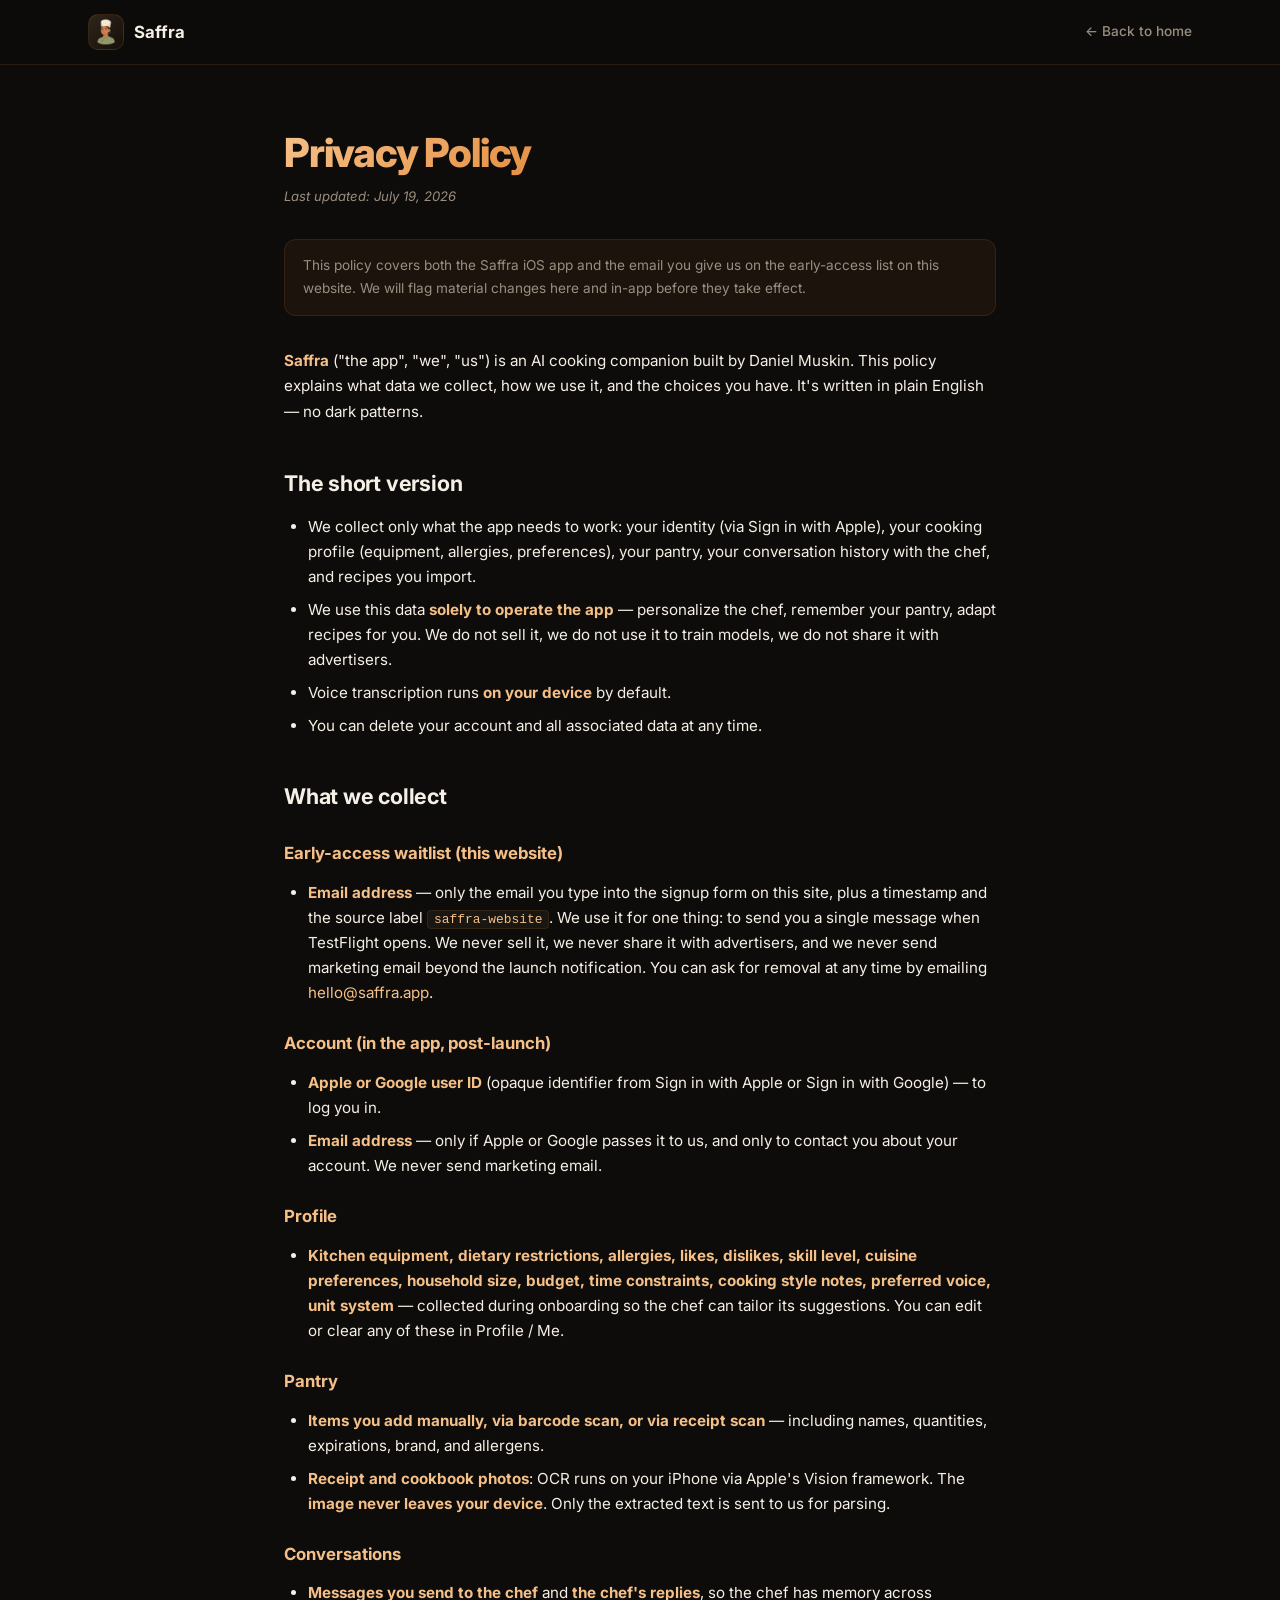
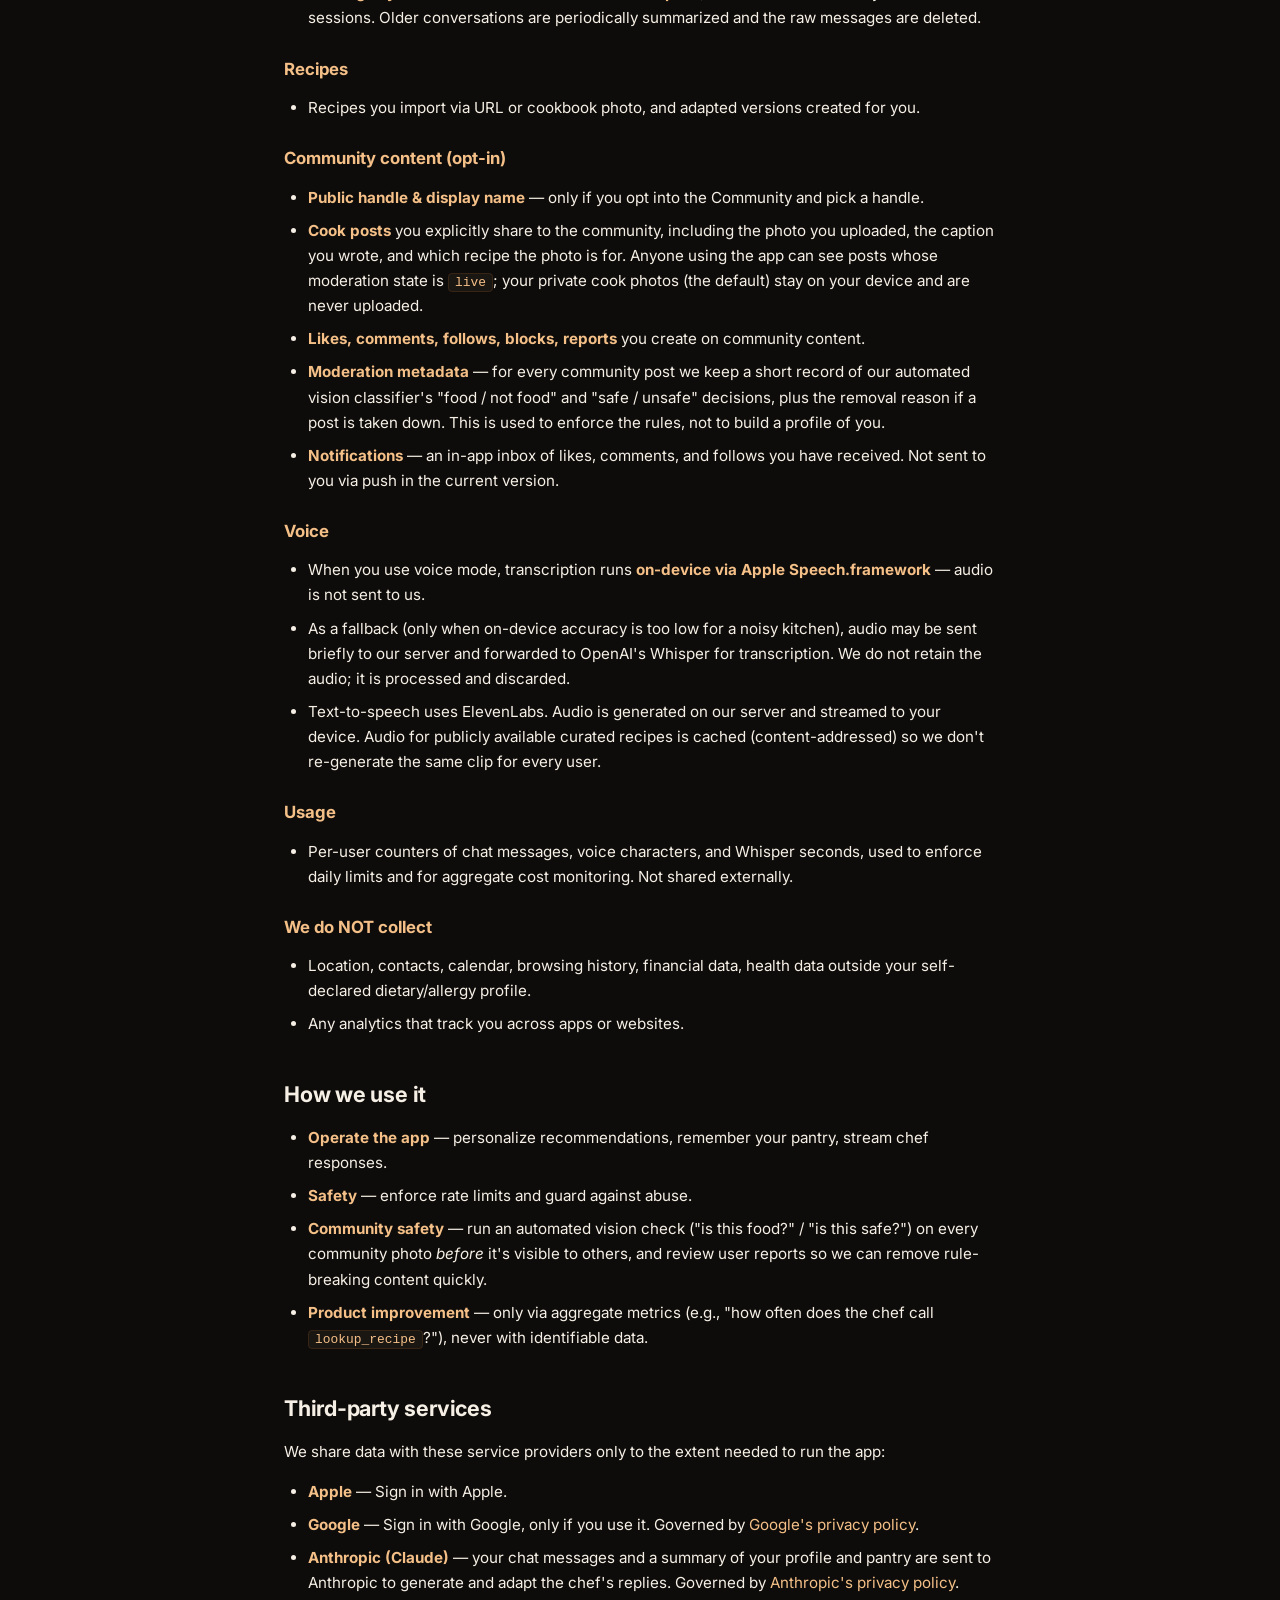
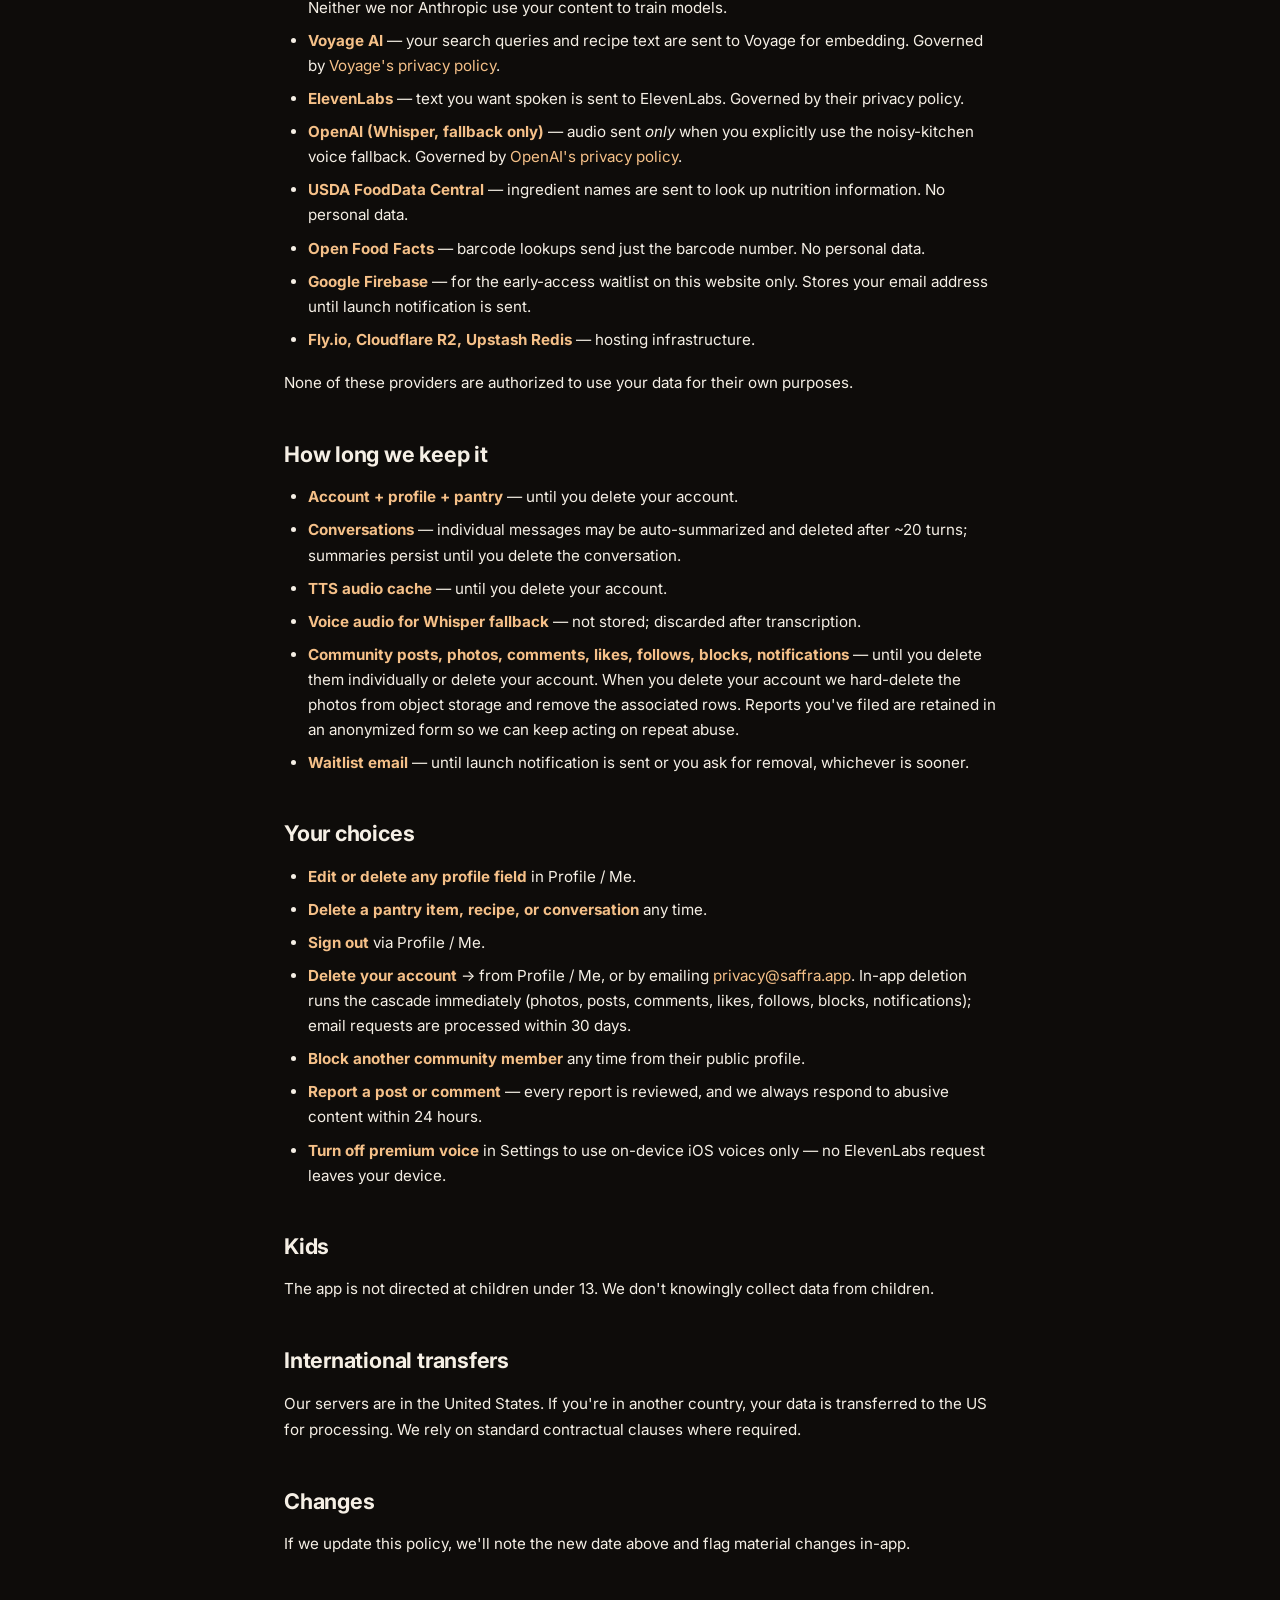
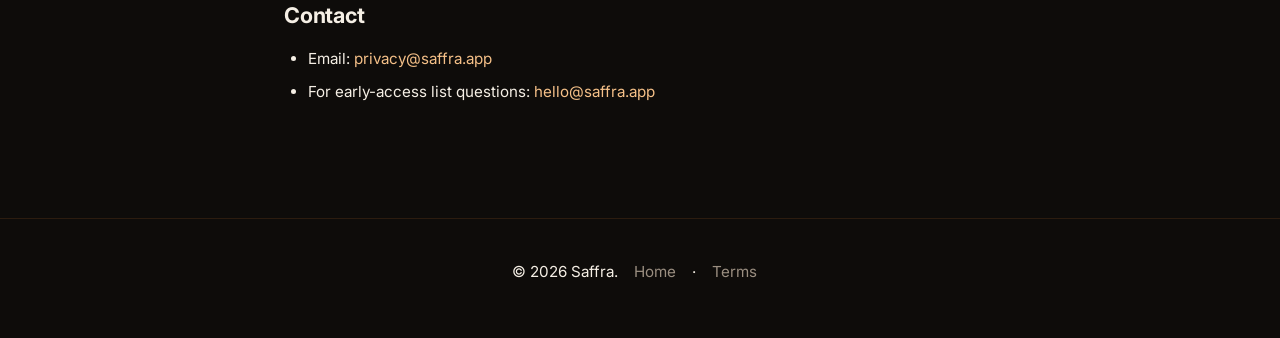
<file: privacy.html>
<!DOCTYPE html>
<html lang="en">
<head>
  <meta charset="UTF-8">
  <meta name="viewport" content="width=device-width, initial-scale=1.0">
  <title>Privacy Policy — Saffra</title>
  <meta name="description" content="How Saffra handles your data. Plain English, no dark patterns.">
  <meta name="robots" content="index, follow">
  <link rel="canonical" href="https://drvanus.github.io/saffra-app/privacy.html">
  <link rel="icon" type="image/png" href="saffra-hat.png">
  <link rel="preconnect" href="https://fonts.googleapis.com">
  <link rel="preconnect" href="https://fonts.gstatic.com" crossorigin>
  <link href="https://fonts.googleapis.com/css2?family=Inter:wght@400;500;600;700;800&display=swap" rel="stylesheet">
  <link rel="stylesheet" href="legal.css">
</head>
<body>

<nav class="legal-nav">
  <div class="container">
    <a href="./" class="nav-logo">
      <div class="logo-mark"><img src="saffra-hat.png" alt="Saffra"></div>
      <span>Saffra</span>
    </a>
    <a href="./" class="nav-back">← Back to home</a>
  </div>
</nav>

<main>
  <div class="container">
    <h1>Privacy Policy</h1>
    <p class="last-updated">Last updated: July 19, 2026</p>

    <div class="draft-note">
      This policy covers both the Saffra iOS app and the email you give us on the early-access list on this website. We will flag material changes here and in-app before they take effect.
    </div>

    <p><strong>Saffra</strong> ("the app", "we", "us") is an AI cooking companion built by Daniel Muskin. This policy explains what data we collect, how we use it, and the choices you have. It's written in plain English — no dark patterns.</p>

    <h2>The short version</h2>
    <ul>
      <li>We collect only what the app needs to work: your identity (via Sign in with Apple), your cooking profile (equipment, allergies, preferences), your pantry, your conversation history with the chef, and recipes you import.</li>
      <li>We use this data <strong>solely to operate the app</strong> — personalize the chef, remember your pantry, adapt recipes for you. We do not sell it, we do not use it to train models, we do not share it with advertisers.</li>
      <li>Voice transcription runs <strong>on your device</strong> by default.</li>
      <li>You can delete your account and all associated data at any time.</li>
    </ul>

    <h2>What we collect</h2>

    <h3>Early-access waitlist (this website)</h3>
    <ul>
      <li><strong>Email address</strong> — only the email you type into the signup form on this site, plus a timestamp and the source label <code>saffra-website</code>. We use it for one thing: to send you a single message when TestFlight opens. We never sell it, we never share it with advertisers, and we never send marketing email beyond the launch notification. You can ask for removal at any time by emailing <a href="mailto:hello@saffra.app">hello@saffra.app</a>.</li>
    </ul>

    <h3>Account (in the app, post-launch)</h3>
    <ul>
      <li><strong>Apple or Google user ID</strong> (opaque identifier from Sign in with Apple or Sign in with Google) — to log you in.</li>
      <li><strong>Email address</strong> — only if Apple or Google passes it to us, and only to contact you about your account. We never send marketing email.</li>
    </ul>

    <h3>Profile</h3>
    <ul>
      <li><strong>Kitchen equipment, dietary restrictions, allergies, likes, dislikes, skill level, cuisine preferences, household size, budget, time constraints, cooking style notes, preferred voice, unit system</strong> — collected during onboarding so the chef can tailor its suggestions. You can edit or clear any of these in Profile / Me.</li>
    </ul>

    <h3>Pantry</h3>
    <ul>
      <li><strong>Items you add manually, via barcode scan, or via receipt scan</strong> — including names, quantities, expirations, brand, and allergens.</li>
      <li><strong>Receipt and cookbook photos</strong>: OCR runs on your iPhone via Apple's Vision framework. The <strong>image never leaves your device</strong>. Only the extracted text is sent to us for parsing.</li>
    </ul>

    <h3>Conversations</h3>
    <ul>
      <li><strong>Messages you send to the chef</strong> and <strong>the chef's replies</strong>, so the chef has memory across sessions. Older conversations are periodically summarized and the raw messages are deleted.</li>
    </ul>

    <h3>Recipes</h3>
    <ul>
      <li>Recipes you import via URL or cookbook photo, and adapted versions created for you.</li>
    </ul>

    <h3>Community content (opt-in)</h3>
    <ul>
      <li><strong>Public handle &amp; display name</strong> — only if you opt into the Community and pick a handle.</li>
      <li><strong>Cook posts</strong> you explicitly share to the community, including the photo you uploaded, the caption you wrote, and which recipe the photo is for. Anyone using the app can see posts whose moderation state is <code>live</code>; your private cook photos (the default) stay on your device and are never uploaded.</li>
      <li><strong>Likes, comments, follows, blocks, reports</strong> you create on community content.</li>
      <li><strong>Moderation metadata</strong> — for every community post we keep a short record of our automated vision classifier's "food / not food" and "safe / unsafe" decisions, plus the removal reason if a post is taken down. This is used to enforce the rules, not to build a profile of you.</li>
      <li><strong>Notifications</strong> — an in-app inbox of likes, comments, and follows you have received. Not sent to you via push in the current version.</li>
    </ul>

    <h3>Voice</h3>
    <ul>
      <li>When you use voice mode, transcription runs <strong>on-device via Apple Speech.framework</strong> — audio is not sent to us.</li>
      <li>As a fallback (only when on-device accuracy is too low for a noisy kitchen), audio may be sent briefly to our server and forwarded to OpenAI's Whisper for transcription. We do not retain the audio; it is processed and discarded.</li>
      <li>Text-to-speech uses ElevenLabs. Audio is generated on our server and streamed to your device. Audio for publicly available curated recipes is cached (content-addressed) so we don't re-generate the same clip for every user.</li>
    </ul>

    <h3>Usage</h3>
    <ul>
      <li>Per-user counters of chat messages, voice characters, and Whisper seconds, used to enforce daily limits and for aggregate cost monitoring. Not shared externally.</li>
    </ul>

    <h3>We do NOT collect</h3>
    <ul>
      <li>Location, contacts, calendar, browsing history, financial data, health data outside your self-declared dietary/allergy profile.</li>
      <li>Any analytics that track you across apps or websites.</li>
    </ul>

    <h2>How we use it</h2>
    <ul>
      <li><strong>Operate the app</strong> — personalize recommendations, remember your pantry, stream chef responses.</li>
      <li><strong>Safety</strong> — enforce rate limits and guard against abuse.</li>
      <li><strong>Community safety</strong> — run an automated vision check ("is this food?" / "is this safe?") on every community photo <em>before</em> it's visible to others, and review user reports so we can remove rule-breaking content quickly.</li>
      <li><strong>Product improvement</strong> — only via aggregate metrics (e.g., "how often does the chef call <code>lookup_recipe</code>?"), never with identifiable data.</li>
    </ul>

    <h2>Third-party services</h2>
    <p>We share data with these service providers only to the extent needed to run the app:</p>
    <ul>
      <li><strong>Apple</strong> — Sign in with Apple.</li>
      <li><strong>Google</strong> — Sign in with Google, only if you use it. Governed by <a href="https://policies.google.com/privacy" target="_blank" rel="noopener">Google's privacy policy</a>.</li>
      <li><strong>Anthropic (Claude)</strong> — your chat messages and a summary of your profile and pantry are sent to Anthropic to generate and adapt the chef's replies. Governed by <a href="https://www.anthropic.com/legal/privacy" target="_blank" rel="noopener">Anthropic's privacy policy</a>. Neither we nor Anthropic use your content to train models.</li>
      <li><strong>Voyage AI</strong> — your search queries and recipe text are sent to Voyage for embedding. Governed by <a href="https://www.voyageai.com/privacy" target="_blank" rel="noopener">Voyage's privacy policy</a>.</li>
      <li><strong>ElevenLabs</strong> — text you want spoken is sent to ElevenLabs. Governed by their privacy policy.</li>
      <li><strong>OpenAI (Whisper, fallback only)</strong> — audio sent <em>only</em> when you explicitly use the noisy-kitchen voice fallback. Governed by <a href="https://openai.com/policies/privacy-policy" target="_blank" rel="noopener">OpenAI's privacy policy</a>.</li>
      <li><strong>USDA FoodData Central</strong> — ingredient names are sent to look up nutrition information. No personal data.</li>
      <li><strong>Open Food Facts</strong> — barcode lookups send just the barcode number. No personal data.</li>
      <li><strong>Google Firebase</strong> — for the early-access waitlist on this website only. Stores your email address until launch notification is sent.</li>
      <li><strong>Fly.io, Cloudflare R2, Upstash Redis</strong> — hosting infrastructure.</li>
    </ul>
    <p>None of these providers are authorized to use your data for their own purposes.</p>

    <h2>How long we keep it</h2>
    <ul>
      <li><strong>Account + profile + pantry</strong> — until you delete your account.</li>
      <li><strong>Conversations</strong> — individual messages may be auto-summarized and deleted after ~20 turns; summaries persist until you delete the conversation.</li>
      <li><strong>TTS audio cache</strong> — until you delete your account.</li>
      <li><strong>Voice audio for Whisper fallback</strong> — not stored; discarded after transcription.</li>
      <li><strong>Community posts, photos, comments, likes, follows, blocks, notifications</strong> — until you delete them individually or delete your account. When you delete your account we hard-delete the photos from object storage and remove the associated rows. Reports you've filed are retained in an anonymized form so we can keep acting on repeat abuse.</li>
      <li><strong>Waitlist email</strong> — until launch notification is sent or you ask for removal, whichever is sooner.</li>
    </ul>

    <h2>Your choices</h2>
    <ul>
      <li><strong>Edit or delete any profile field</strong> in Profile / Me.</li>
      <li><strong>Delete a pantry item, recipe, or conversation</strong> any time.</li>
      <li><strong>Sign out</strong> via Profile / Me.</li>
      <li><strong>Delete your account</strong> → from Profile / Me, or by emailing <a href="mailto:privacy@saffra.app">privacy@saffra.app</a>. In-app deletion runs the cascade immediately (photos, posts, comments, likes, follows, blocks, notifications); email requests are processed within 30 days.</li>
      <li><strong>Block another community member</strong> any time from their public profile.</li>
      <li><strong>Report a post or comment</strong> — every report is reviewed, and we always respond to abusive content within 24 hours.</li>
      <li><strong>Turn off premium voice</strong> in Settings to use on-device iOS voices only — no ElevenLabs request leaves your device.</li>
    </ul>

    <h2>Kids</h2>
    <p>The app is not directed at children under 13. We don't knowingly collect data from children.</p>

    <h2>International transfers</h2>
    <p>Our servers are in the United States. If you're in another country, your data is transferred to the US for processing. We rely on standard contractual clauses where required.</p>

    <h2>Changes</h2>
    <p>If we update this policy, we'll note the new date above and flag material changes in-app.</p>

    <h2>Contact</h2>
    <ul>
      <li>Email: <a href="mailto:privacy@saffra.app">privacy@saffra.app</a></li>
      <li>For early-access list questions: <a href="mailto:hello@saffra.app">hello@saffra.app</a></li>
    </ul>
  </div>
</main>

<footer>
  <div class="container">
    <p>&copy; 2026 Saffra. <a href="./">Home</a> · <a href="terms.html">Terms</a></p>
  </div>
</footer>

</body>
</html>
</file>
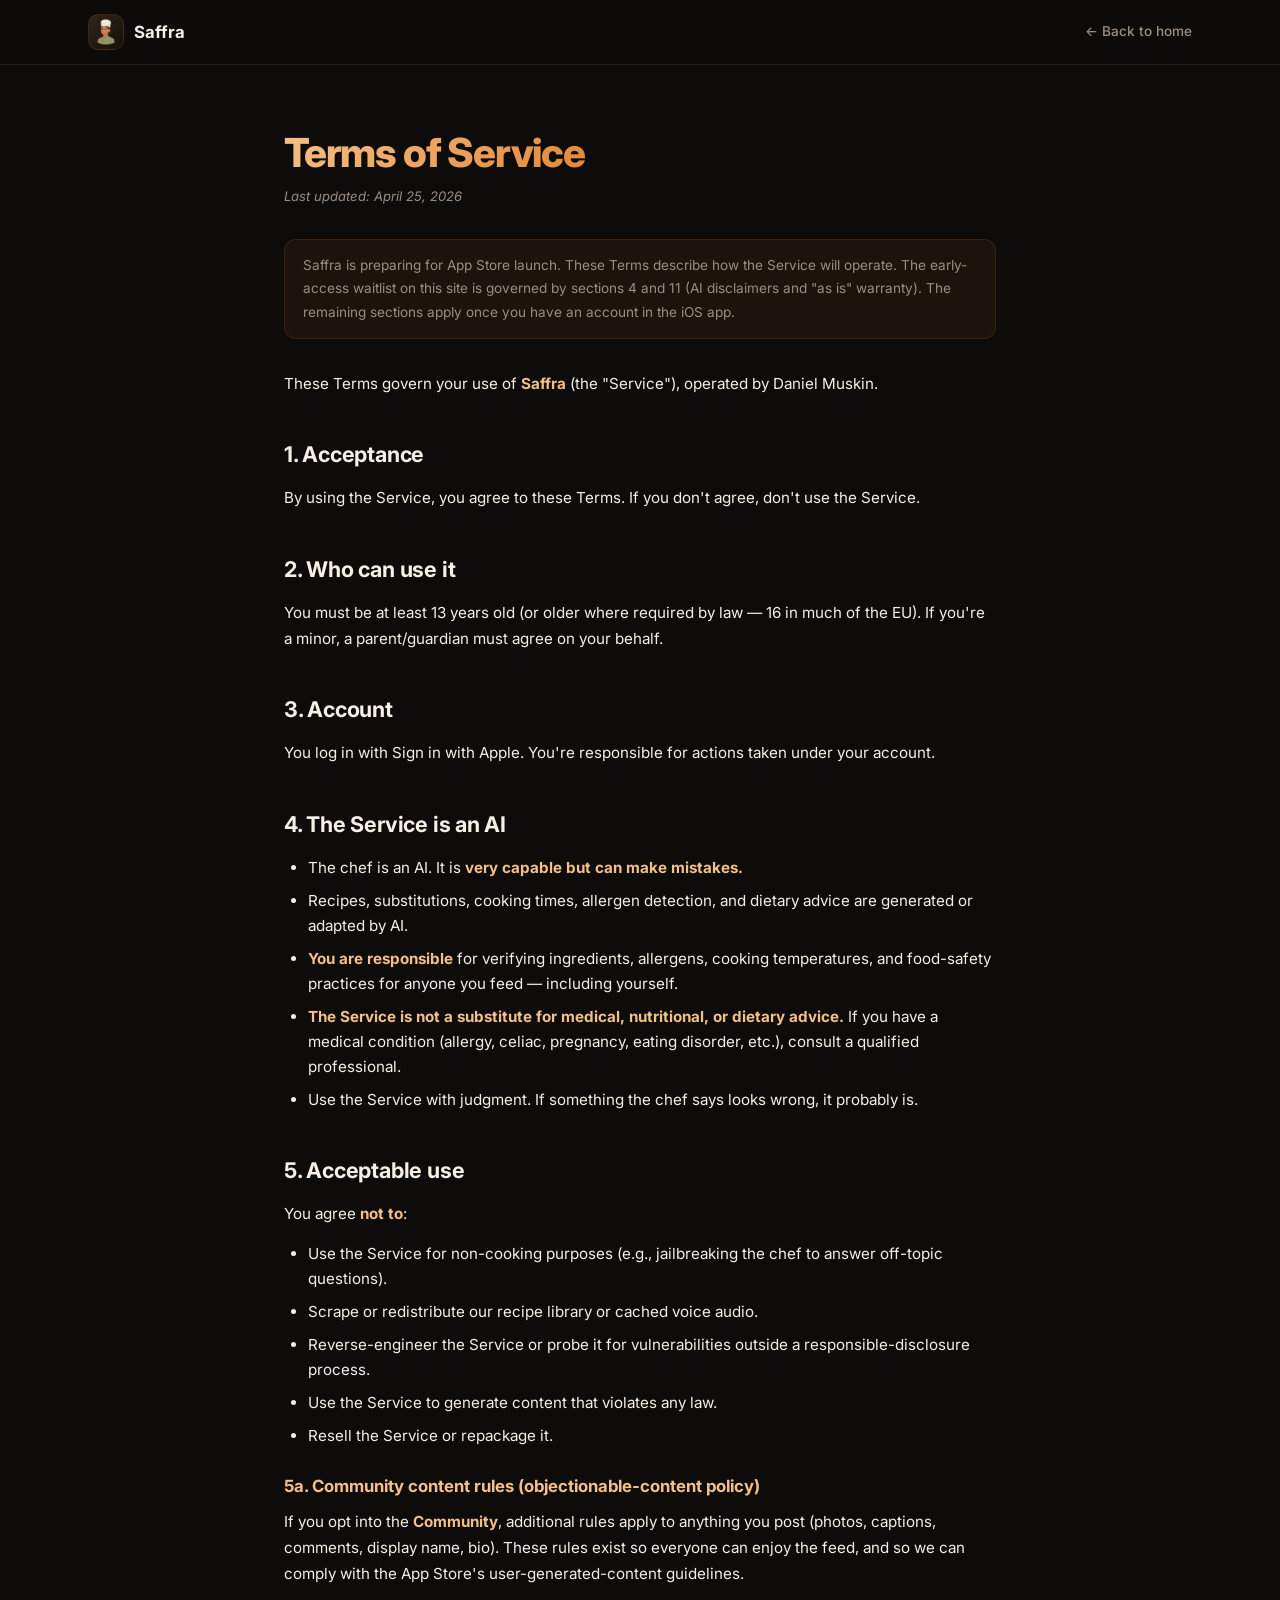
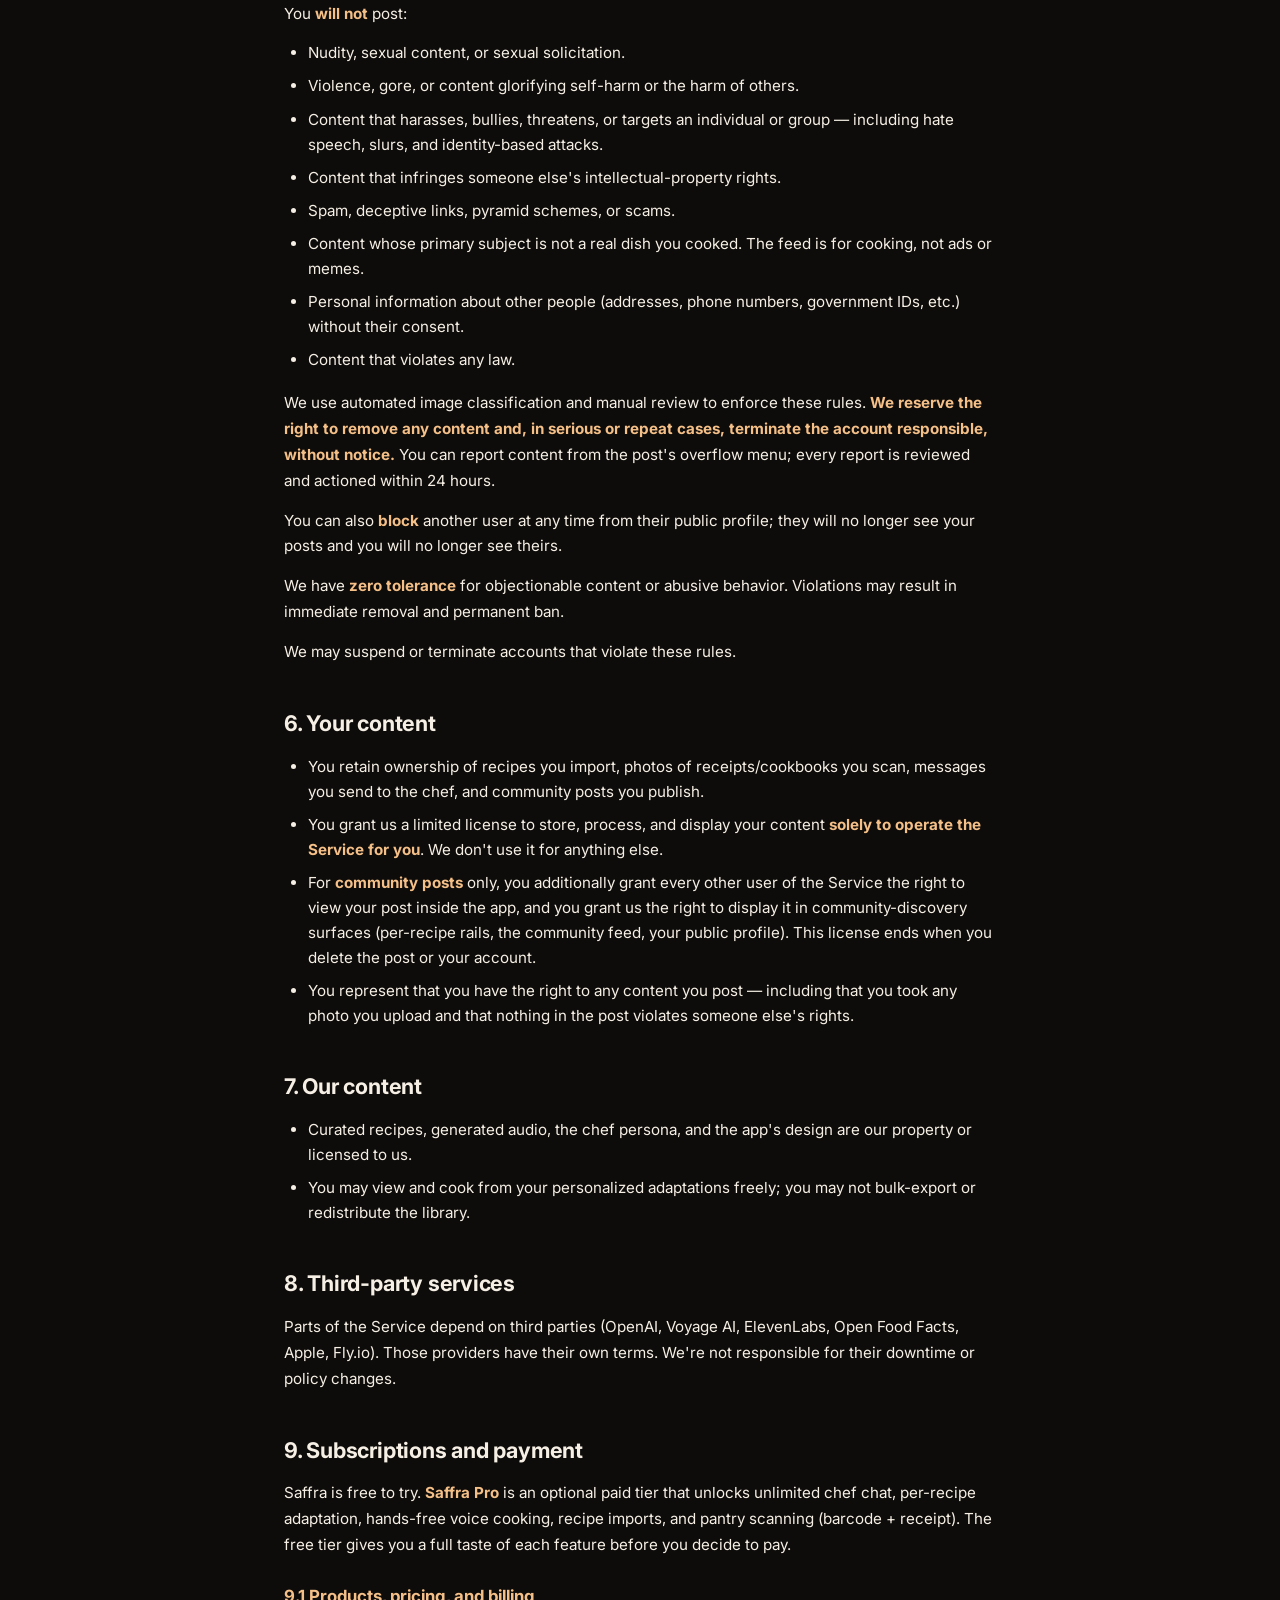
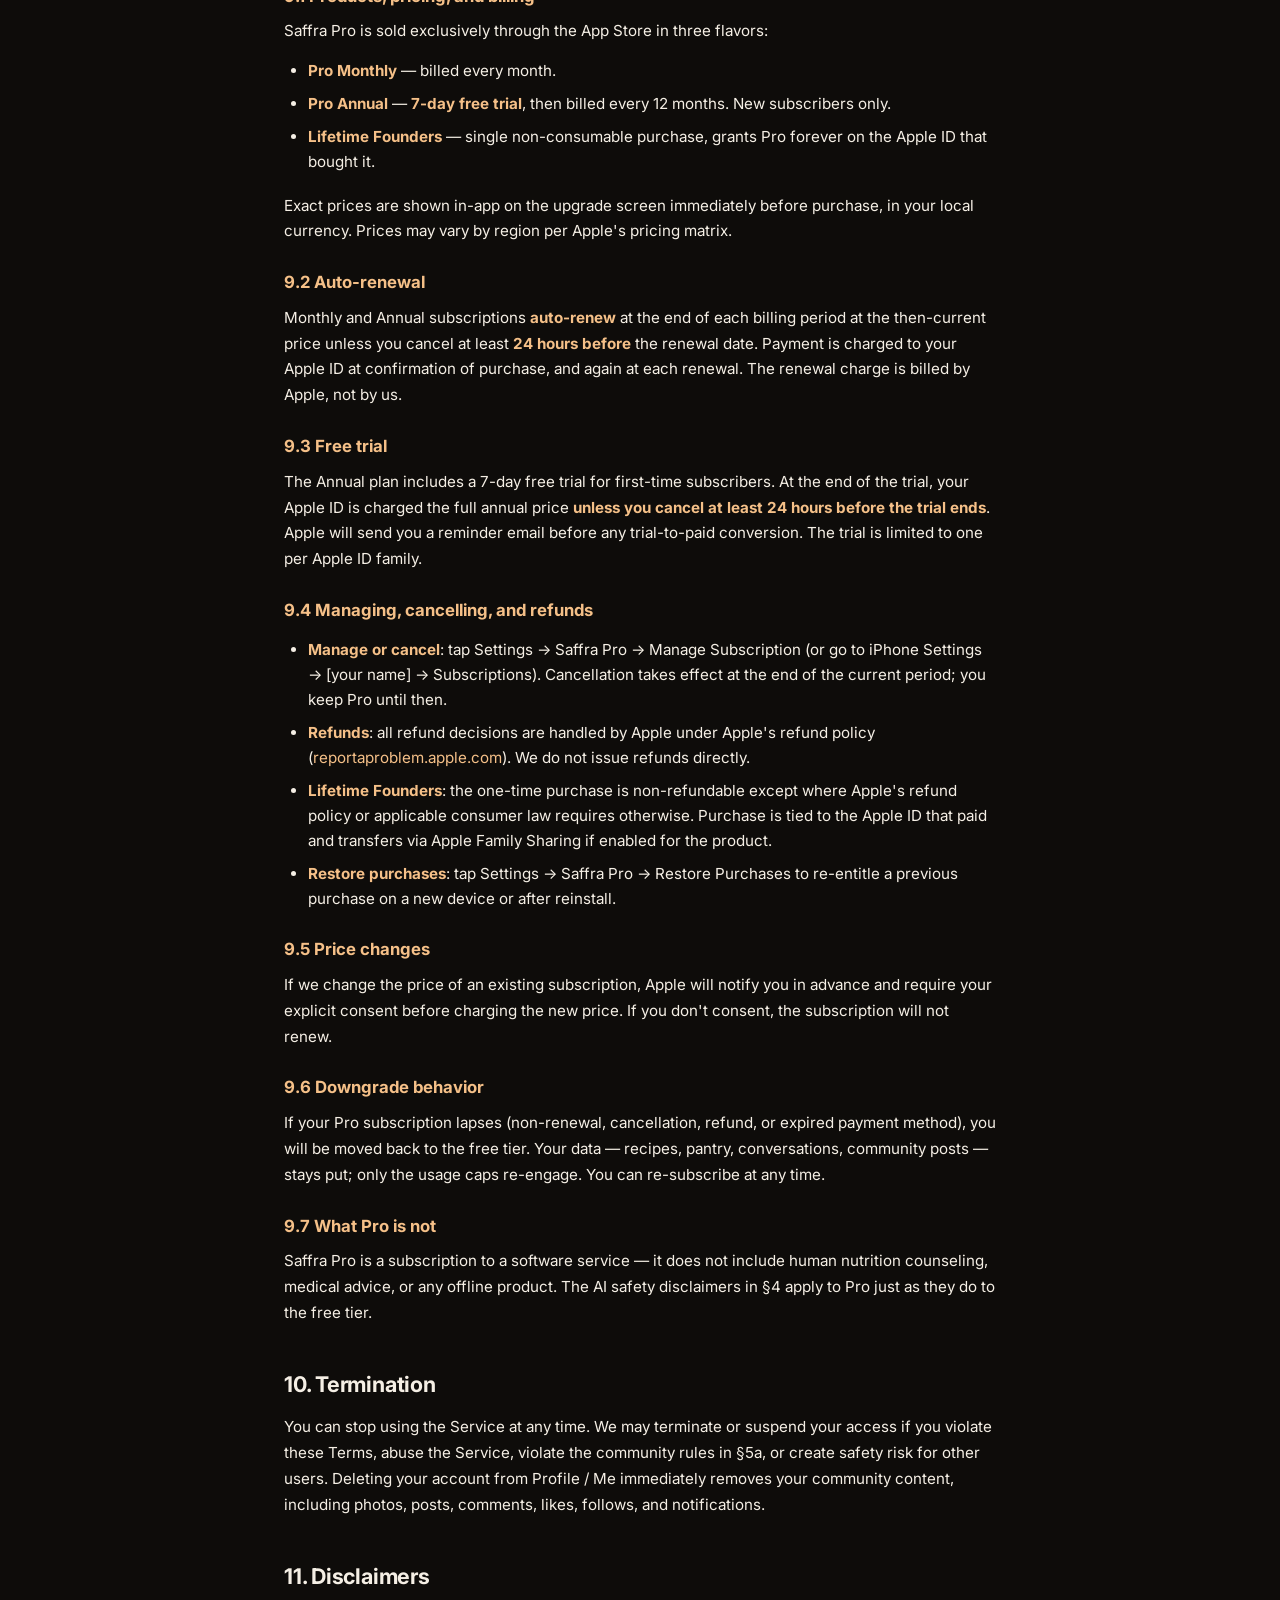
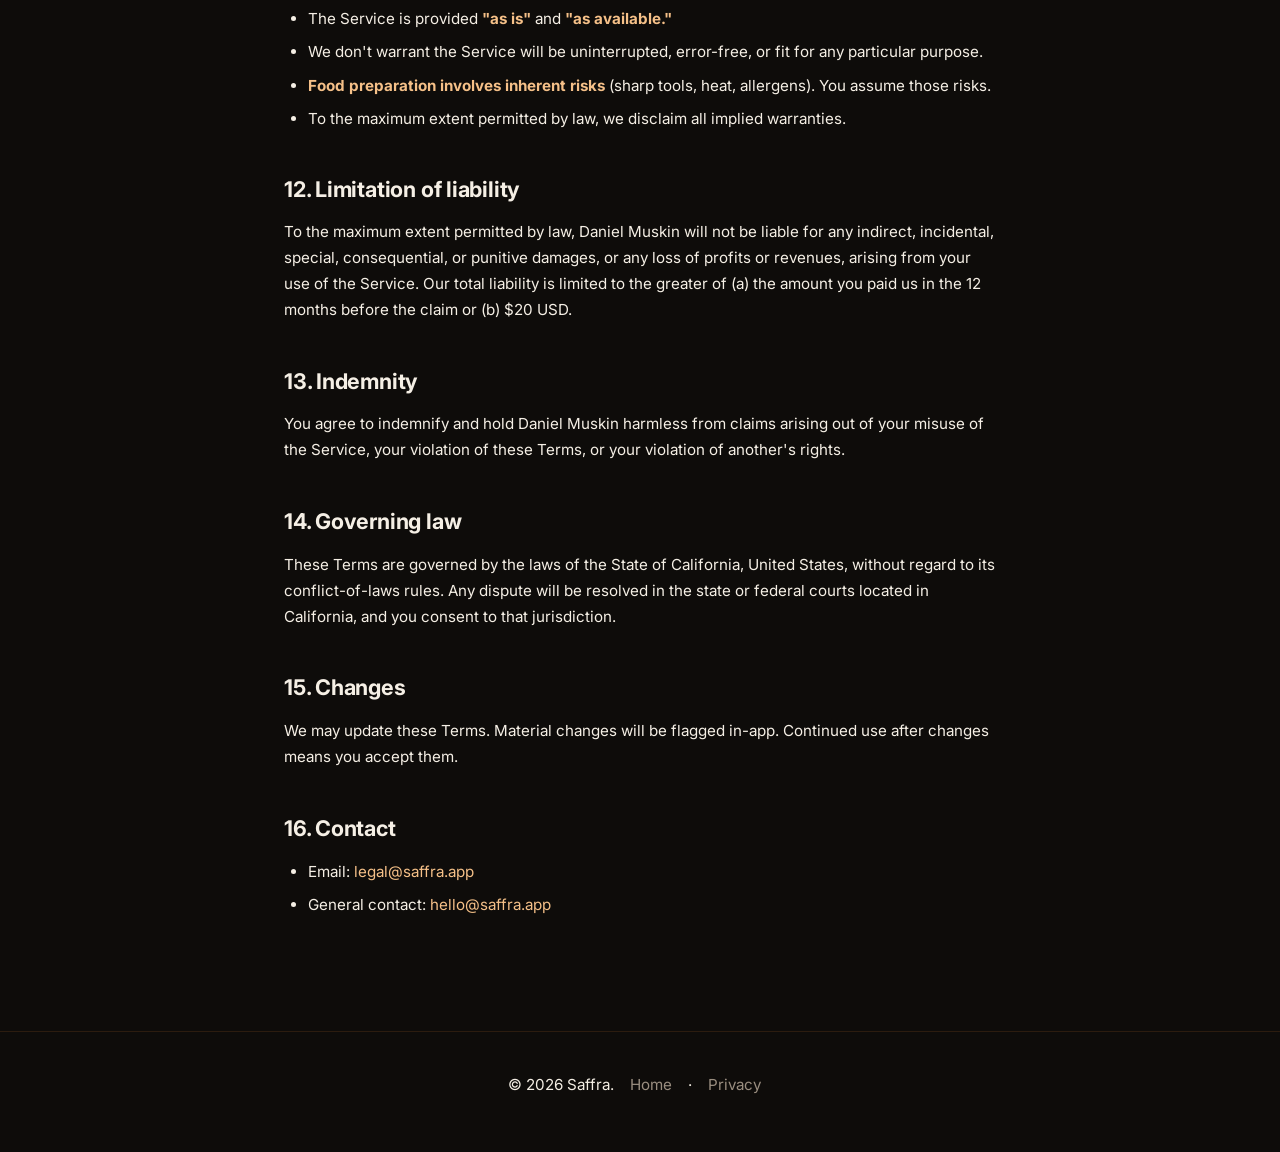
<file: terms.html>
<!DOCTYPE html>
<html lang="en">
<head>
  <meta charset="UTF-8">
  <meta name="viewport" content="width=device-width, initial-scale=1.0">
  <title>Terms of Service — Saffra</title>
  <meta name="description" content="The terms that govern your use of Saffra.">
  <meta name="robots" content="index, follow">
  <link rel="canonical" href="https://drvanus.github.io/saffra-app/terms.html">
  <link rel="icon" type="image/png" href="saffra-hat.png">
  <link rel="preconnect" href="https://fonts.googleapis.com">
  <link rel="preconnect" href="https://fonts.gstatic.com" crossorigin>
  <link href="https://fonts.googleapis.com/css2?family=Inter:wght@400;500;600;700;800&display=swap" rel="stylesheet">
  <link rel="stylesheet" href="legal.css">
</head>
<body>

<nav class="legal-nav">
  <div class="container">
    <a href="./" class="nav-logo">
      <div class="logo-mark"><img src="saffra-hat.png" alt="Saffra"></div>
      <span>Saffra</span>
    </a>
    <a href="./" class="nav-back">← Back to home</a>
  </div>
</nav>

<main>
  <div class="container">
    <h1>Terms of Service</h1>
    <p class="last-updated">Last updated: April 25, 2026</p>

    <div class="draft-note">
      Saffra is preparing for App Store launch. These Terms describe how the Service will operate. The early-access waitlist on this site is governed by sections 4 and 11 (AI disclaimers and "as is" warranty). The remaining sections apply once you have an account in the iOS app.
    </div>

    <p>These Terms govern your use of <strong>Saffra</strong> (the "Service"), operated by Daniel Muskin.</p>

    <h2>1. Acceptance</h2>
    <p>By using the Service, you agree to these Terms. If you don't agree, don't use the Service.</p>

    <h2>2. Who can use it</h2>
    <p>You must be at least 13 years old (or older where required by law — 16 in much of the EU). If you're a minor, a parent/guardian must agree on your behalf.</p>

    <h2>3. Account</h2>
    <p>You log in with Sign in with Apple. You're responsible for actions taken under your account.</p>

    <h2>4. The Service is an AI</h2>
    <ul>
      <li>The chef is an AI. It is <strong>very capable but can make mistakes.</strong></li>
      <li>Recipes, substitutions, cooking times, allergen detection, and dietary advice are generated or adapted by AI.</li>
      <li><strong>You are responsible</strong> for verifying ingredients, allergens, cooking temperatures, and food-safety practices for anyone you feed — including yourself.</li>
      <li><strong>The Service is not a substitute for medical, nutritional, or dietary advice.</strong> If you have a medical condition (allergy, celiac, pregnancy, eating disorder, etc.), consult a qualified professional.</li>
      <li>Use the Service with judgment. If something the chef says looks wrong, it probably is.</li>
    </ul>

    <h2>5. Acceptable use</h2>
    <p>You agree <strong>not to</strong>:</p>
    <ul>
      <li>Use the Service for non-cooking purposes (e.g., jailbreaking the chef to answer off-topic questions).</li>
      <li>Scrape or redistribute our recipe library or cached voice audio.</li>
      <li>Reverse-engineer the Service or probe it for vulnerabilities outside a responsible-disclosure process.</li>
      <li>Use the Service to generate content that violates any law.</li>
      <li>Resell the Service or repackage it.</li>
    </ul>

    <h3>5a. Community content rules (objectionable-content policy)</h3>
    <p>If you opt into the <strong>Community</strong>, additional rules apply to anything you post (photos, captions, comments, display name, bio). These rules exist so everyone can enjoy the feed, and so we can comply with the App Store's user-generated-content guidelines.</p>
    <p>You <strong>will not</strong> post:</p>
    <ul>
      <li>Nudity, sexual content, or sexual solicitation.</li>
      <li>Violence, gore, or content glorifying self-harm or the harm of others.</li>
      <li>Content that harasses, bullies, threatens, or targets an individual or group — including hate speech, slurs, and identity-based attacks.</li>
      <li>Content that infringes someone else's intellectual-property rights.</li>
      <li>Spam, deceptive links, pyramid schemes, or scams.</li>
      <li>Content whose primary subject is not a real dish you cooked. The feed is for cooking, not ads or memes.</li>
      <li>Personal information about other people (addresses, phone numbers, government IDs, etc.) without their consent.</li>
      <li>Content that violates any law.</li>
    </ul>
    <p>We use automated image classification and manual review to enforce these rules. <strong>We reserve the right to remove any content and, in serious or repeat cases, terminate the account responsible, without notice.</strong> You can report content from the post's overflow menu; every report is reviewed and actioned within 24 hours.</p>
    <p>You can also <strong>block</strong> another user at any time from their public profile; they will no longer see your posts and you will no longer see theirs.</p>
    <p>We have <strong>zero tolerance</strong> for objectionable content or abusive behavior. Violations may result in immediate removal and permanent ban.</p>
    <p>We may suspend or terminate accounts that violate these rules.</p>

    <h2>6. Your content</h2>
    <ul>
      <li>You retain ownership of recipes you import, photos of receipts/cookbooks you scan, messages you send to the chef, and community posts you publish.</li>
      <li>You grant us a limited license to store, process, and display your content <strong>solely to operate the Service for you</strong>. We don't use it for anything else.</li>
      <li>For <strong>community posts</strong> only, you additionally grant every other user of the Service the right to view your post inside the app, and you grant us the right to display it in community-discovery surfaces (per-recipe rails, the community feed, your public profile). This license ends when you delete the post or your account.</li>
      <li>You represent that you have the right to any content you post — including that you took any photo you upload and that nothing in the post violates someone else's rights.</li>
    </ul>

    <h2>7. Our content</h2>
    <ul>
      <li>Curated recipes, generated audio, the chef persona, and the app's design are our property or licensed to us.</li>
      <li>You may view and cook from your personalized adaptations freely; you may not bulk-export or redistribute the library.</li>
    </ul>

    <h2>8. Third-party services</h2>
    <p>Parts of the Service depend on third parties (OpenAI, Voyage AI, ElevenLabs, Open Food Facts, Apple, Fly.io). Those providers have their own terms. We're not responsible for their downtime or policy changes.</p>

    <h2>9. Subscriptions and payment</h2>
    <p>Saffra is free to try. <strong>Saffra Pro</strong> is an optional paid tier that unlocks unlimited chef chat, per-recipe adaptation, hands-free voice cooking, recipe imports, and pantry scanning (barcode + receipt). The free tier gives you a full taste of each feature before you decide to pay.</p>

    <h3>9.1 Products, pricing, and billing</h3>
    <p>Saffra Pro is sold exclusively through the App Store in three flavors:</p>
    <ul>
      <li><strong>Pro Monthly</strong> — billed every month.</li>
      <li><strong>Pro Annual</strong> — <strong>7-day free trial</strong>, then billed every 12 months. New subscribers only.</li>
      <li><strong>Lifetime Founders</strong> — single non-consumable purchase, grants Pro forever on the Apple ID that bought it.</li>
    </ul>
    <p>Exact prices are shown in-app on the upgrade screen immediately before purchase, in your local currency. Prices may vary by region per Apple's pricing matrix.</p>

    <h3>9.2 Auto-renewal</h3>
    <p>Monthly and Annual subscriptions <strong>auto-renew</strong> at the end of each billing period at the then-current price unless you cancel at least <strong>24 hours before</strong> the renewal date. Payment is charged to your Apple ID at confirmation of purchase, and again at each renewal. The renewal charge is billed by Apple, not by us.</p>

    <h3>9.3 Free trial</h3>
    <p>The Annual plan includes a 7-day free trial for first-time subscribers. At the end of the trial, your Apple ID is charged the full annual price <strong>unless you cancel at least 24 hours before the trial ends</strong>. Apple will send you a reminder email before any trial-to-paid conversion. The trial is limited to one per Apple ID family.</p>

    <h3>9.4 Managing, cancelling, and refunds</h3>
    <ul>
      <li><strong>Manage or cancel</strong>: tap Settings → Saffra Pro → Manage Subscription (or go to iPhone Settings → [your name] → Subscriptions). Cancellation takes effect at the end of the current period; you keep Pro until then.</li>
      <li><strong>Refunds</strong>: all refund decisions are handled by Apple under Apple's refund policy (<a href="https://reportaproblem.apple.com" target="_blank" rel="noopener">reportaproblem.apple.com</a>). We do not issue refunds directly.</li>
      <li><strong>Lifetime Founders</strong>: the one-time purchase is non-refundable except where Apple's refund policy or applicable consumer law requires otherwise. Purchase is tied to the Apple ID that paid and transfers via Apple Family Sharing if enabled for the product.</li>
      <li><strong>Restore purchases</strong>: tap Settings → Saffra Pro → Restore Purchases to re-entitle a previous purchase on a new device or after reinstall.</li>
    </ul>

    <h3>9.5 Price changes</h3>
    <p>If we change the price of an existing subscription, Apple will notify you in advance and require your explicit consent before charging the new price. If you don't consent, the subscription will not renew.</p>

    <h3>9.6 Downgrade behavior</h3>
    <p>If your Pro subscription lapses (non-renewal, cancellation, refund, or expired payment method), you will be moved back to the free tier. Your data — recipes, pantry, conversations, community posts — stays put; only the usage caps re-engage. You can re-subscribe at any time.</p>

    <h3>9.7 What Pro is not</h3>
    <p>Saffra Pro is a subscription to a software service — it does not include human nutrition counseling, medical advice, or any offline product. The AI safety disclaimers in §4 apply to Pro just as they do to the free tier.</p>

    <h2>10. Termination</h2>
    <p>You can stop using the Service at any time. We may terminate or suspend your access if you violate these Terms, abuse the Service, violate the community rules in §5a, or create safety risk for other users. Deleting your account from Profile / Me immediately removes your community content, including photos, posts, comments, likes, follows, and notifications.</p>

    <h2>11. Disclaimers</h2>
    <ul>
      <li>The Service is provided <strong>"as is"</strong> and <strong>"as available."</strong></li>
      <li>We don't warrant the Service will be uninterrupted, error-free, or fit for any particular purpose.</li>
      <li><strong>Food preparation involves inherent risks</strong> (sharp tools, heat, allergens). You assume those risks.</li>
      <li>To the maximum extent permitted by law, we disclaim all implied warranties.</li>
    </ul>

    <h2>12. Limitation of liability</h2>
    <p>To the maximum extent permitted by law, Daniel Muskin will not be liable for any indirect, incidental, special, consequential, or punitive damages, or any loss of profits or revenues, arising from your use of the Service. Our total liability is limited to the greater of (a) the amount you paid us in the 12 months before the claim or (b) $20 USD.</p>

    <h2>13. Indemnity</h2>
    <p>You agree to indemnify and hold Daniel Muskin harmless from claims arising out of your misuse of the Service, your violation of these Terms, or your violation of another's rights.</p>

    <h2>14. Governing law</h2>
    <p>These Terms are governed by the laws of the State of California, United States, without regard to its conflict-of-laws rules. Any dispute will be resolved in the state or federal courts located in California, and you consent to that jurisdiction.</p>

    <h2>15. Changes</h2>
    <p>We may update these Terms. Material changes will be flagged in-app. Continued use after changes means you accept them.</p>

    <h2>16. Contact</h2>
    <ul>
      <li>Email: <a href="mailto:legal@saffra.app">legal@saffra.app</a></li>
      <li>General contact: <a href="mailto:hello@saffra.app">hello@saffra.app</a></li>
    </ul>
  </div>
</main>

<footer>
  <div class="container">
    <p>&copy; 2026 Saffra. <a href="./">Home</a> · <a href="privacy.html">Privacy</a></p>
  </div>
</footer>

</body>
</html>
</file>
<file: legal.css>
/* Shared stylesheet for /privacy and /terms — keeps the brand consistent
   without duplicating the full landing-page CSS on every legal page. */

*, *::before, *::after { margin: 0; padding: 0; box-sizing: border-box; }

:root {
  --bg: #0E0C0A;
  --fg: #F5EFE5;
  --card: #1A1612;
  --primary: #E08230;
  --primary-light: #F5C088;
  --primary-dark: #B8651C;
  --muted-fg: #9A8E80;
  --border: rgba(224,130,48,0.14);
}

html { scroll-behavior: smooth; }

body {
  font-family: 'Inter', -apple-system, BlinkMacSystemFont, 'Segoe UI', sans-serif;
  background: var(--bg);
  color: var(--fg);
  line-height: 1.7;
  -webkit-font-smoothing: antialiased;
}

a { color: var(--primary-light); text-decoration: none; transition: color 0.2s; }
a:hover { color: var(--primary); }

.container { max-width: 760px; margin: 0 auto; padding: 0 24px; }

.legal-nav {
  position: sticky; top: 0; z-index: 50;
  background: rgba(14,12,10,0.85);
  backdrop-filter: saturate(180%) blur(16px);
  -webkit-backdrop-filter: saturate(180%) blur(16px);
  border-bottom: 1px solid var(--border);
}
.legal-nav .container {
  display: flex; align-items: center; justify-content: space-between;
  height: 64px; max-width: 1152px;
}
.legal-nav .nav-logo { display: flex; align-items: center; gap: 10px; font-weight: 700; font-size: 1.05rem; color: var(--fg); }
.legal-nav .logo-mark {
  width: 36px; height: 36px;
  display: flex; align-items: center; justify-content: center;
  background: linear-gradient(135deg, rgba(245,192,136,0.15), rgba(184,101,28,0.05));
  border: 1px solid var(--border);
  border-radius: 10px;
  overflow: hidden;
}
.legal-nav .logo-mark img { width: 28px; height: 28px; object-fit: contain; }
.legal-nav .nav-back { font-size: 0.85rem; color: var(--muted-fg); font-weight: 500; }
.legal-nav .nav-back:hover { color: var(--fg); }

main { padding: 64px 0 96px; }

h1 {
  font-size: 2.5rem; font-weight: 800; line-height: 1.2;
  letter-spacing: -0.03em; margin-bottom: 8px;
  background: linear-gradient(135deg, #F5C088 0%, #E08230 50%, #B8651C 100%);
  -webkit-background-clip: text;
  -webkit-text-fill-color: transparent;
  background-clip: text;
  padding-bottom: 0.1em;
  margin-bottom: calc(8px - 0.1em);
}

.last-updated {
  font-size: 0.82rem; color: var(--muted-fg); font-style: italic;
  margin-bottom: 32px;
}

h2 {
  font-size: 1.35rem; font-weight: 700;
  margin-top: 40px; margin-bottom: 12px;
  letter-spacing: -0.01em;
  color: var(--fg);
}

h3 {
  font-size: 1.05rem; font-weight: 700;
  margin-top: 24px; margin-bottom: 8px;
  color: var(--primary-light);
}

p {
  font-size: 0.95rem; color: var(--fg);
  margin-bottom: 14px;
}

ul, ol { margin: 12px 0 18px 24px; }
li { font-size: 0.95rem; color: var(--fg); margin-bottom: 8px; line-height: 1.65; }
li strong { color: var(--primary-light); font-weight: 700; }

strong { color: var(--primary-light); font-weight: 700; }

code {
  background: var(--card);
  padding: 1px 6px;
  border-radius: 4px;
  font-size: 0.85em;
  color: var(--primary-light);
  border: 1px solid var(--border);
  font-family: ui-monospace, SFMono-Regular, Menlo, monospace;
}

hr {
  border: none; height: 1px;
  background: linear-gradient(90deg, transparent, rgba(224,130,48,0.2), transparent);
  margin: 40px 0;
}

.draft-note {
  background: rgba(224,130,48,0.06);
  border: 1px solid var(--border);
  border-radius: 12px;
  padding: 14px 18px;
  font-size: 0.85rem;
  color: var(--muted-fg);
  margin-bottom: 32px;
}

footer {
  border-top: 1px solid var(--border);
  padding: 40px 0;
  text-align: center;
  font-size: 0.78rem;
  color: rgba(154,142,128,0.6);
}
footer a { color: var(--muted-fg); margin: 0 12px; }
footer a:hover { color: var(--primary-light); }

@media (max-width: 640px) {
  h1 { font-size: 2rem; }
  h2 { font-size: 1.2rem; }
  main { padding: 40px 0 64px; }
}
</file>
